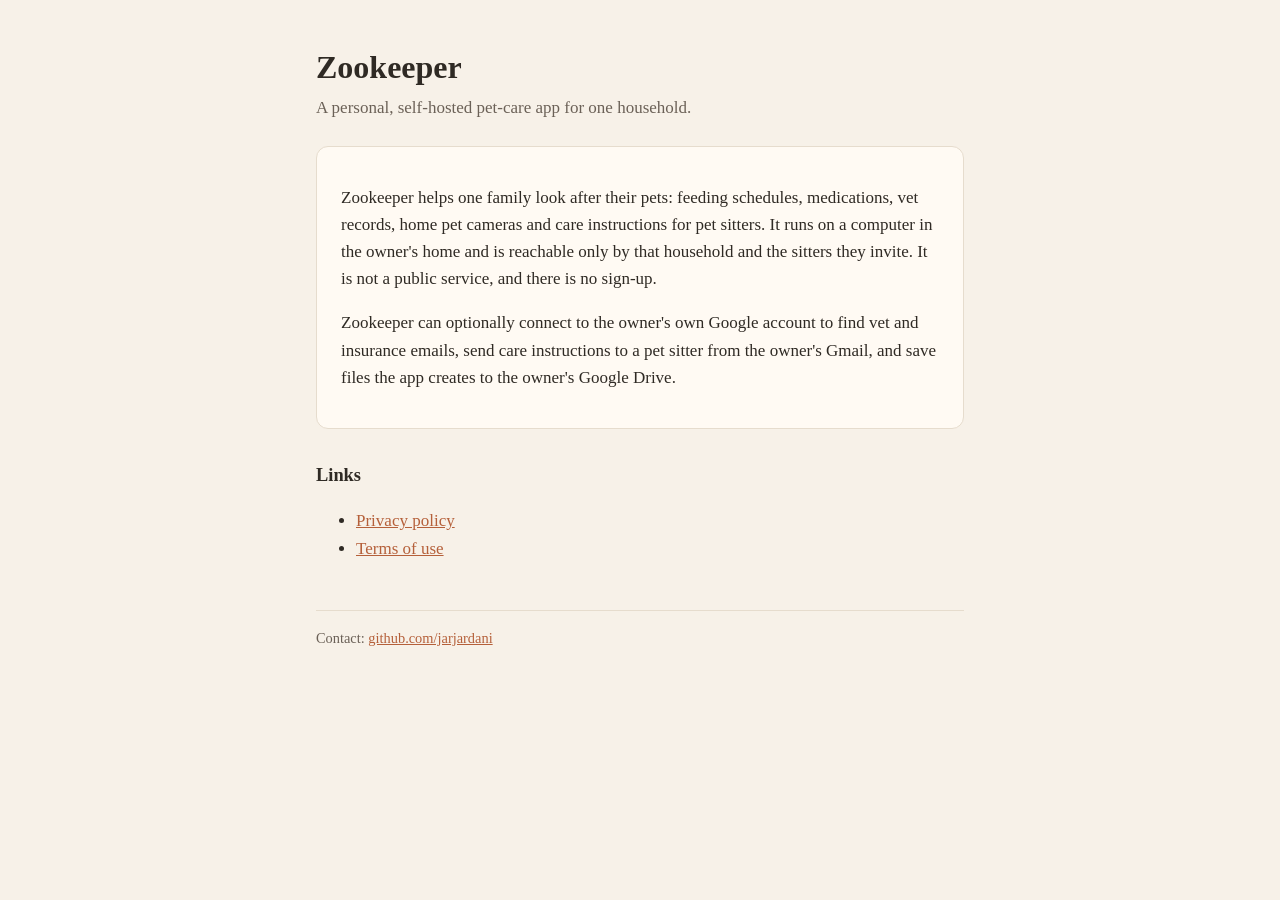
<file: index.html>
<!doctype html>
<html lang="en">
<head>
<meta charset="utf-8">
<meta name="viewport" content="width=device-width, initial-scale=1">
<title>Zookeeper</title>
<meta name="description" content="Zookeeper is a personal, self-hosted pet-care app for one household.">
<link rel="stylesheet" href="style.css">
</head>
<body>
<main>
  <h1>Zookeeper</h1>
  <p class="lede">A personal, self-hosted pet-care app for one household.</p>

  <div class="card">
    <p>Zookeeper helps one family look after their pets: feeding schedules, medications, vet records, home pet cameras and care instructions for pet sitters. It runs on a computer in the owner's home and is reachable only by that household and the sitters they invite. It is not a public service, and there is no sign-up.</p>
    <p>Zookeeper can optionally connect to the owner's own Google account to find vet and insurance emails, send care instructions to a pet sitter from the owner's Gmail, and save files the app creates to the owner's Google Drive.</p>
  </div>

  <h2>Links</h2>
  <ul>
    <li><a href="privacy.html">Privacy policy</a></li>
    <li><a href="terms.html">Terms of use</a></li>
  </ul>

  <footer>Contact: <a href="https://github.com/jarjardani">github.com/jarjardani</a></footer>
</main>
</body>
</html>
</file>
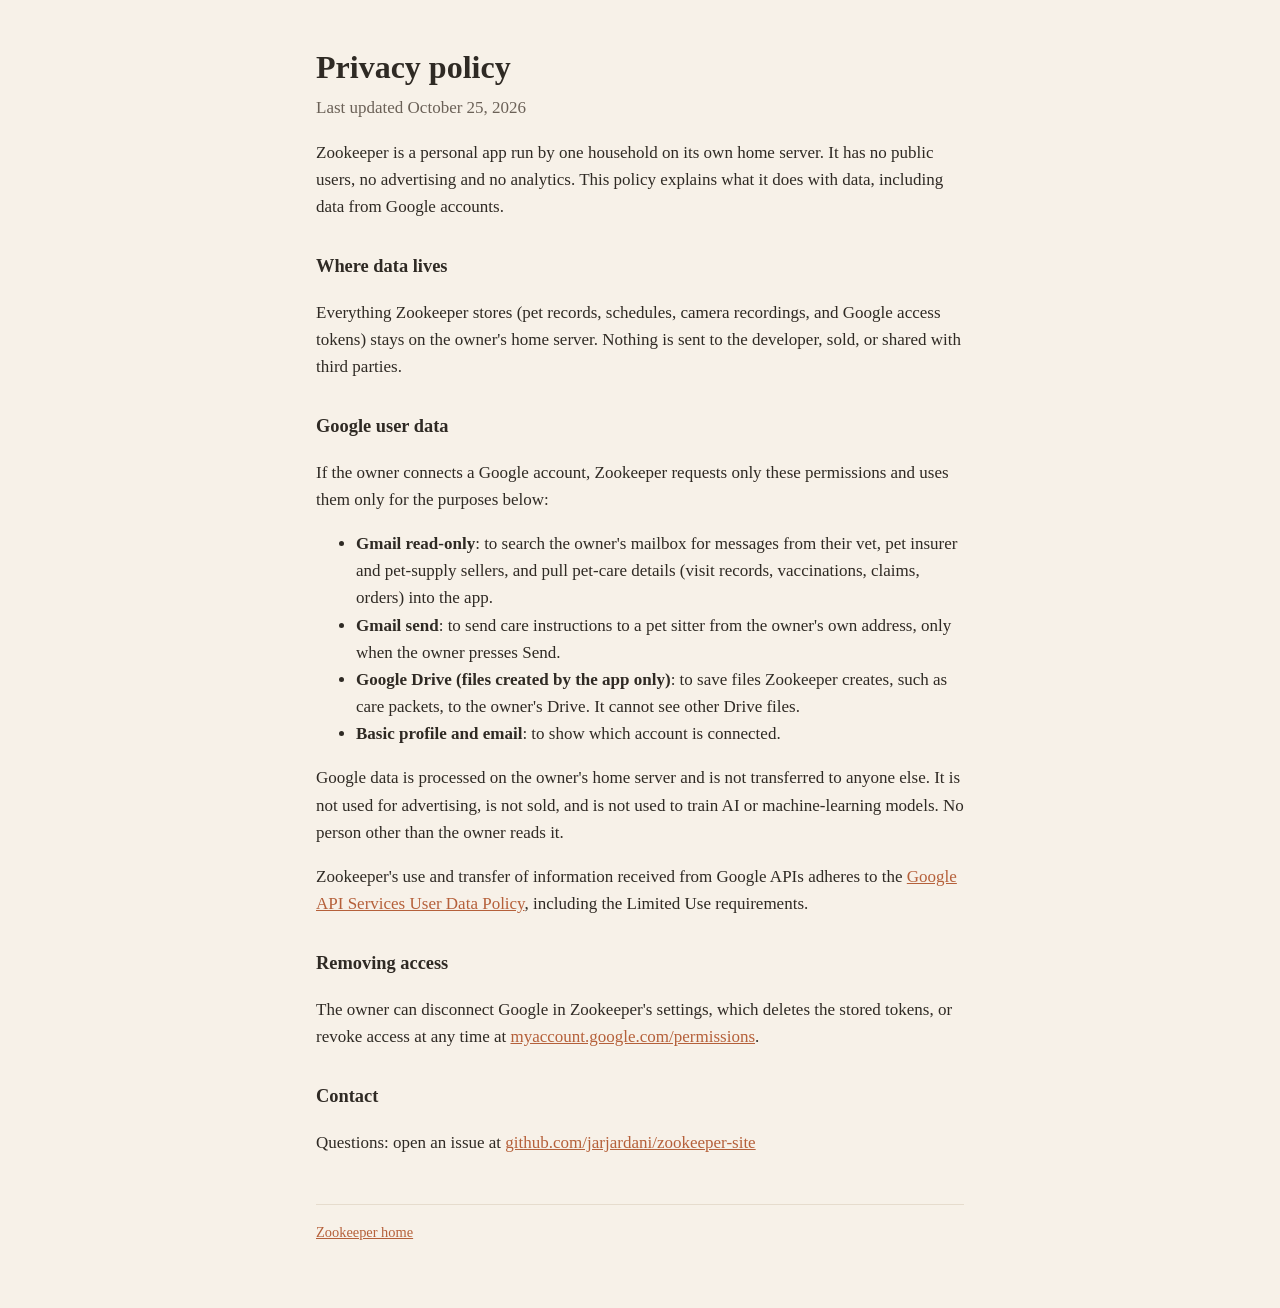
<file: privacy.html>
<!doctype html>
<html lang="en">
<head>
<meta charset="utf-8">
<meta name="viewport" content="width=device-width, initial-scale=1">
<title>Zookeeper Privacy</title>
<meta name="description" content="Privacy policy for Zookeeper, a personal self-hosted pet-care app.">
<link rel="stylesheet" href="style.css">
</head>
<body>
<main>
  <h1>Privacy policy</h1>
  <p class="lede">Last updated October 25, 2026</p>

  <p>Zookeeper is a personal app run by one household on its own home server. It has no public users, no advertising and no analytics. This policy explains what it does with data, including data from Google accounts.</p>

  <h2>Where data lives</h2>
  <p>Everything Zookeeper stores (pet records, schedules, camera recordings, and Google access tokens) stays on the owner's home server. Nothing is sent to the developer, sold, or shared with third parties.</p>

  <h2>Google user data</h2>
  <p>If the owner connects a Google account, Zookeeper requests only these permissions and uses them only for the purposes below:</p>
  <ul>
    <li><strong>Gmail read-only</strong>: to search the owner's mailbox for messages from their vet, pet insurer and pet-supply sellers, and pull pet-care details (visit records, vaccinations, claims, orders) into the app.</li>
    <li><strong>Gmail send</strong>: to send care instructions to a pet sitter from the owner's own address, only when the owner presses Send.</li>
    <li><strong>Google Drive (files created by the app only)</strong>: to save files Zookeeper creates, such as care packets, to the owner's Drive. It cannot see other Drive files.</li>
    <li><strong>Basic profile and email</strong>: to show which account is connected.</li>
  </ul>
  <p>Google data is processed on the owner's home server and is not transferred to anyone else. It is not used for advertising, is not sold, and is not used to train AI or machine-learning models. No person other than the owner reads it.</p>
  <p>Zookeeper's use and transfer of information received from Google APIs adheres to the <a href="https://developers.google.com/terms/api-services-user-data-policy">Google API Services User Data Policy</a>, including the Limited Use requirements.</p>

  <h2>Removing access</h2>
  <p>The owner can disconnect Google in Zookeeper's settings, which deletes the stored tokens, or revoke access at any time at <a href="https://myaccount.google.com/permissions">myaccount.google.com/permissions</a>.</p>

  <h2>Contact</h2>
  <p>Questions: open an issue at <a href="https://github.com/jarjardani/zookeeper-site/issues">github.com/jarjardani/zookeeper-site</a></p>

  <footer><a href="index.html">Zookeeper home</a></footer>
</main>
</body>
</html>
</file>
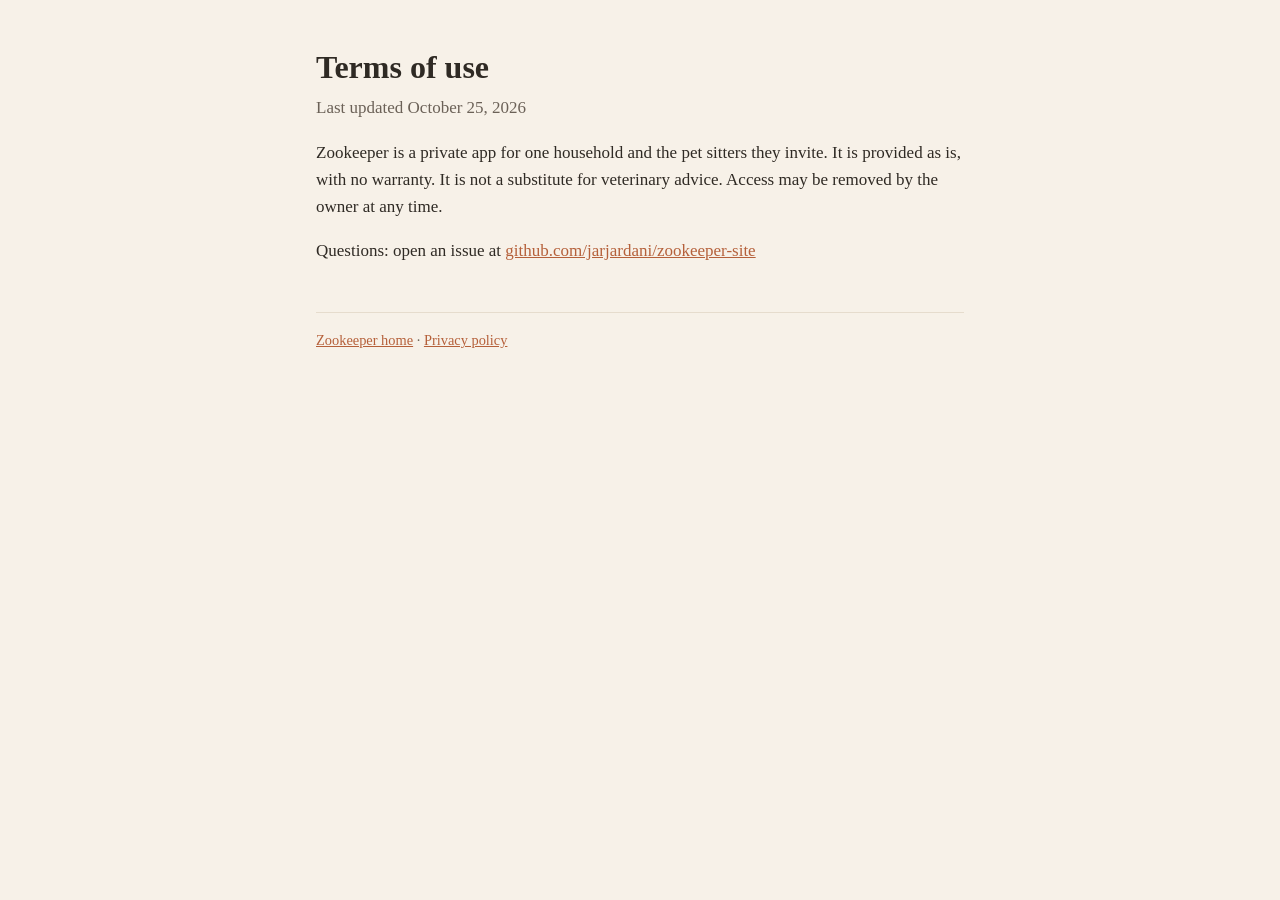
<file: terms.html>
<!doctype html>
<html lang="en">
<head>
<meta charset="utf-8">
<meta name="viewport" content="width=device-width, initial-scale=1">
<title>Zookeeper Terms</title>
<meta name="description" content="Terms of use for Zookeeper, a personal self-hosted pet-care app.">
<link rel="stylesheet" href="style.css">
</head>
<body>
<main>
  <h1>Terms of use</h1>
  <p class="lede">Last updated October 25, 2026</p>
  <p>Zookeeper is a private app for one household and the pet sitters they invite. It is provided as is, with no warranty. It is not a substitute for veterinary advice. Access may be removed by the owner at any time.</p>
  <p>Questions: open an issue at <a href="https://github.com/jarjardani/zookeeper-site/issues">github.com/jarjardani/zookeeper-site</a></p>
  <footer><a href="index.html">Zookeeper home</a> · <a href="privacy.html">Privacy policy</a></footer>
</main>
</body>
</html>
</file>
<file: style.css>
:root { --bg: #f7f1e8; --ink: #2f2a24; --muted: #6b6157; --accent: #b5603a; --card: #fffaf3; --line: #e6dccd; }
@media (prefers-color-scheme: dark) { :root { --bg: #1f1b17; --ink: #efe6da; --muted: #b3a797; --accent: #e08a62; --card: #29241f; --line: #3a332c; } }
* { box-sizing: border-box; }
body { margin: 0; background: var(--bg); color: var(--ink); font: 17px/1.6 Georgia, "Times New Roman", serif; }
main { max-width: 680px; margin: 0 auto; padding: 48px 16px 64px; }
h1 { font-size: 2rem; line-height: 1.2; margin: 0 0 8px; }
h2 { font-size: 1.15rem; margin: 32px 0 8px; }
p, li { color: var(--ink); }
.lede { color: var(--muted); margin-top: 0; }
a { color: var(--accent); }
.card { background: var(--card); border: 1px solid var(--line); border-radius: 12px; padding: 20px 24px; margin-top: 24px; }
footer { margin-top: 48px; color: var(--muted); font-size: 0.9rem; border-top: 1px solid var(--line); padding-top: 16px; }
</file>
